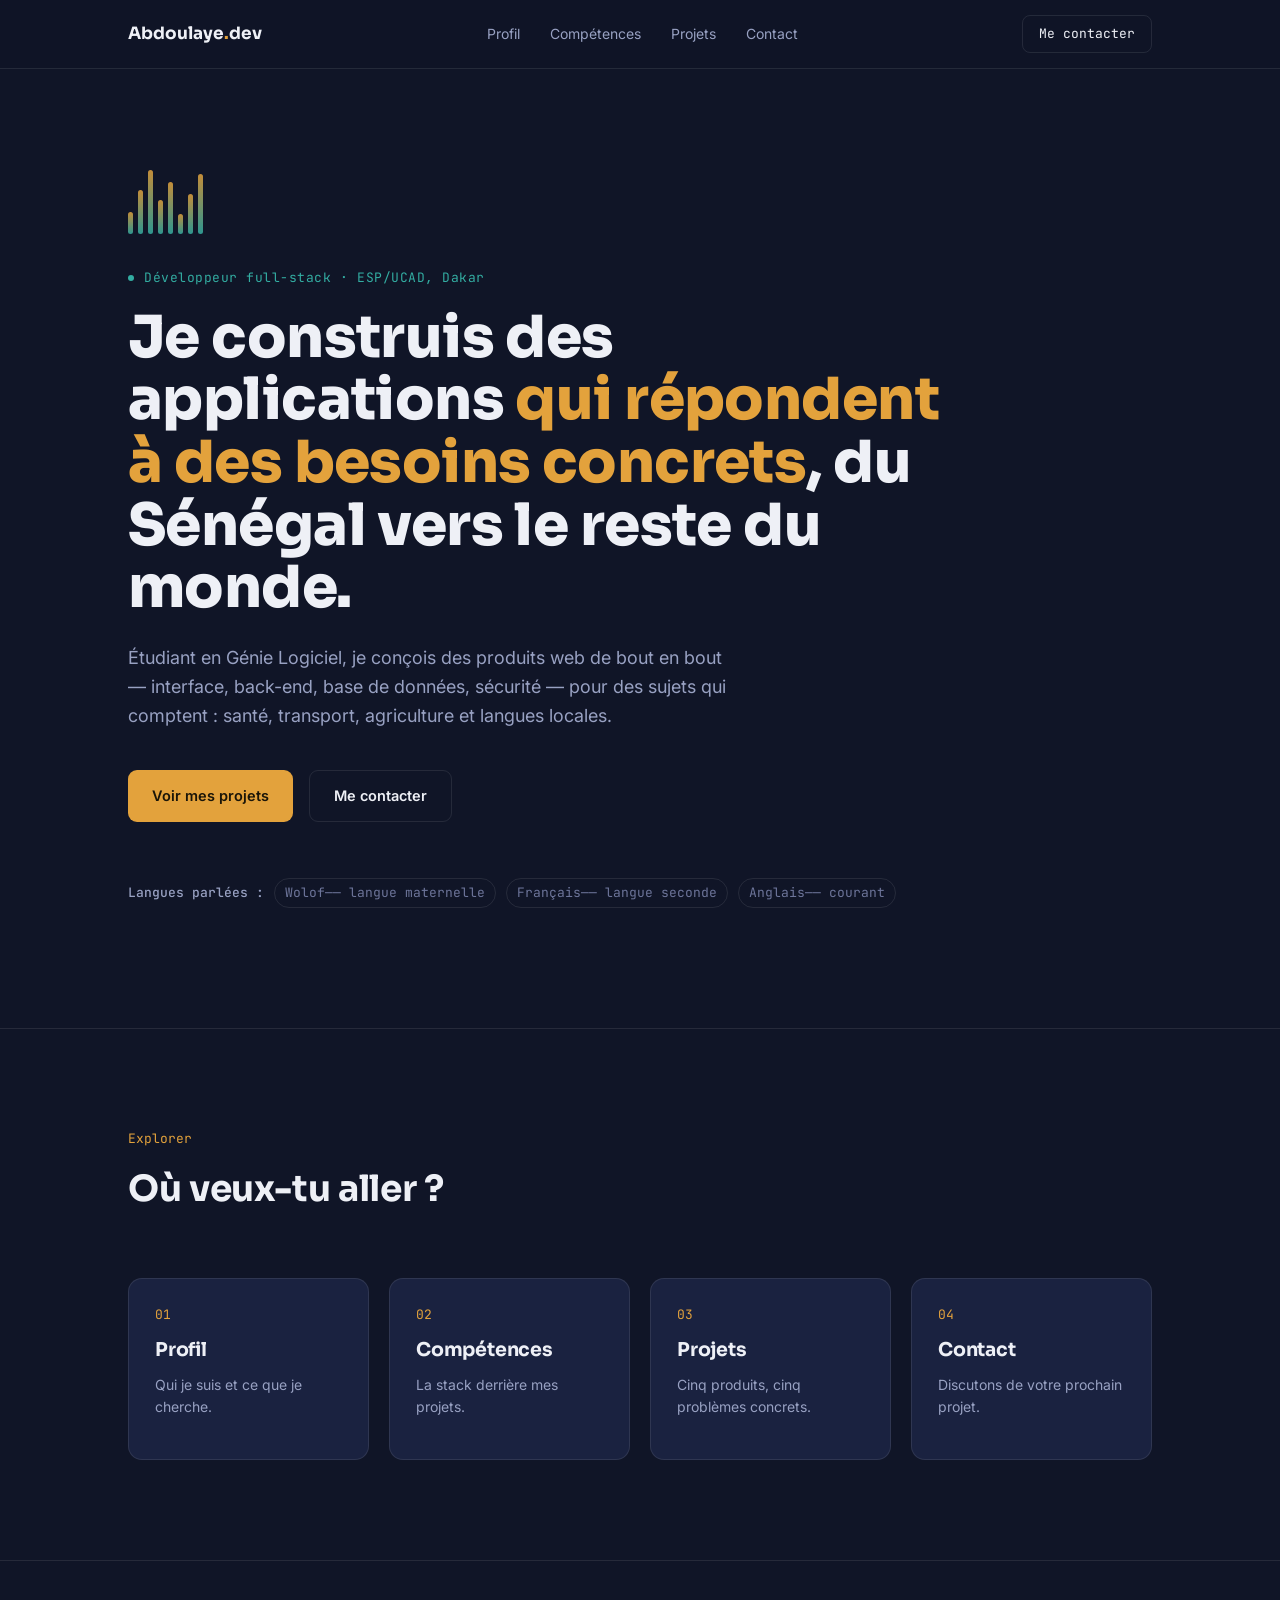
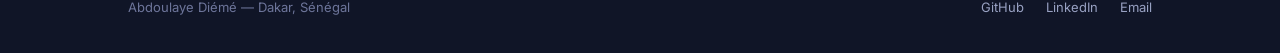
<file: index.html>
<!DOCTYPE html>
<html lang="fr">
<head>
<meta charset="UTF-8">
<meta name="viewport" content="width=device-width, initial-scale=1.0">
<title>Abdoulaye Diémé — Développeur full-stack</title>
<link rel="preconnect" href="https://fonts.googleapis.com">
<link rel="preconnect" href="https://fonts.gstatic.com" crossorigin>
<link href="https://fonts.googleapis.com/css2?family=Sora:wght@500;600;700;800&family=Inter:wght@400;500;600&family=JetBrains+Mono:wght@400;500&display=swap" rel="stylesheet">
<link rel="stylesheet" href="style.css">
</head>
<body>

<nav>
  <div class="wrap">
    <a href="index.html" class="brand">Abdoulaye<span>.</span>dev</a>
    <div class="navlinks">
      <a href="profil.html">Profil</a>
      <a href="competences.html">Compétences</a>
      <a href="projets.html">Projets</a>
      <a href="contact.html">Contact</a>
    </div>
    <a class="nav-cta" href="contact.html">Me contacter</a>
  </div>
</nav>

<header class="hero">
  <div class="wrap">
    <div class="eq" aria-hidden="true">
      <i></i><i></i><i></i><i></i><i></i><i></i><i></i><i></i>
    </div>
    <div class="kicker"><span class="dot"></span> Développeur full-stack · ESP/UCAD, Dakar</div>
    <h1 class="title">Je construis des applications <span class="hl">qui répondent à des besoins concrets</span>, du Sénégal vers le reste du monde.</h1>
    <p class="lede">Étudiant en Génie Logiciel, je conçois des produits web de bout en bout — interface, back-end, base de données, sécurité — pour des sujets qui comptent : santé, transport, agriculture et langues locales.</p>
    <div class="hero-cta">
      <a class="btn btn-primary" href="projets.html">Voir mes projets</a>
      <a class="btn btn-ghost" href="contact.html">Me contacter</a>
    </div>
    <div class="langs-rotate">
      <b>Langues parlées :</b>
      <span class="lang-pill">Wolof—— langue maternelle</span>
      <span class="lang-pill">Français—— langue seconde</span>
      <span class="lang-pill">Anglais—— courant</span>
    </div>
  </div>
</header>

<section>
  <div class="wrap">
    <div class="section-head" data-reveal>
      <span class="section-num">Explorer</span>
      <h2>Où veux-tu aller ?</h2>
    </div>
    <div class="home-links">
      <a class="home-link-card" href="profil.html" data-reveal>
        <div class="n">01</div>
        <h3>Profil</h3>
        <p>Qui je suis et ce que je cherche.</p>
      </a>
      <a class="home-link-card" href="competences.html" data-reveal>
        <div class="n">02</div>
        <h3>Compétences</h3>
        <p>La stack derrière mes projets.</p>
      </a>
      <a class="home-link-card" href="projets.html" data-reveal>
        <div class="n">03</div>
        <h3>Projets</h3>
        <p>Cinq produits, cinq problèmes concrets.</p>
      </a>
      <a class="home-link-card" href="contact.html" data-reveal>
        <div class="n">04</div>
        <h3>Contact</h3>
        <p>Discutons de votre prochain projet.</p>
      </a>
    </div>
  </div>
</section>

<footer>
  <div class="wrap" style="display:flex;justify-content:space-between;width:100%;align-items:center;">
    <span>Abdoulaye Diémé — Dakar, Sénégal</span>
    <div class="footer-links">
      <a href="https://github.com/abdoulaye-dieme" target="_blank" rel="noopener">GitHub</a>
      <a href="https://www.linkedin.com/in/abdoulaye-di%C3%A9m%C3%A9-72218a3a9/" target="_blank" rel="noopener">LinkedIn</a>
      <a href="mailto:diemeabdoulaye1st@gmail.com">Email</a>
    </div>
  </div>
</footer>

<script src="script.js"></script>
</body>
</html>
</file>
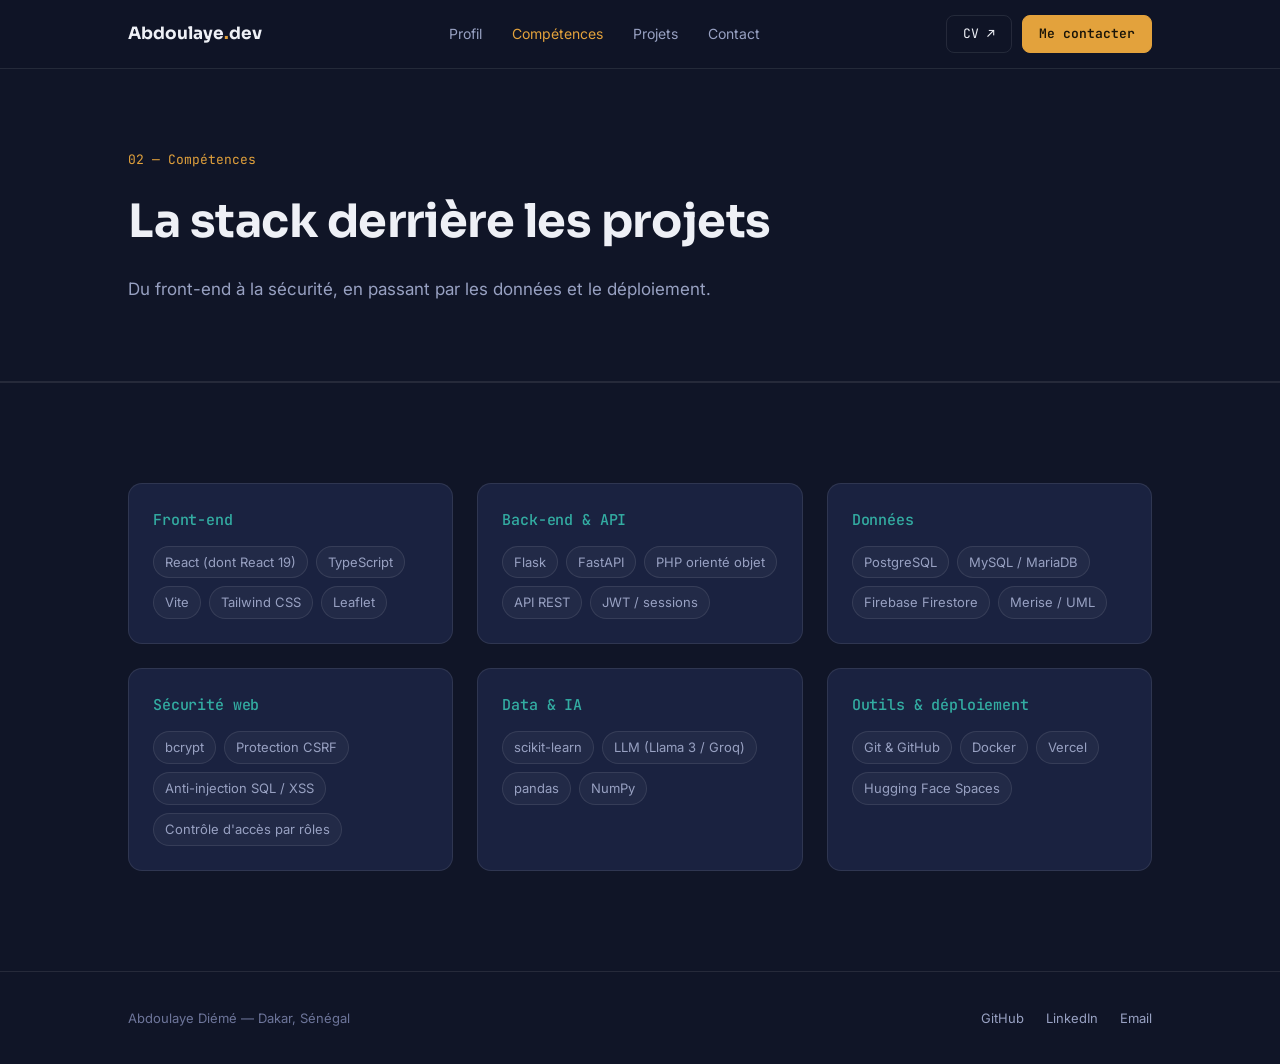
<file: competences.html>
<!DOCTYPE html>
<html lang="fr">
<head>
<meta charset="UTF-8">
<meta name="viewport" content="width=device-width, initial-scale=1.0">
<title>Compétences — Abdoulaye Diémé</title>
<link rel="preconnect" href="https://fonts.googleapis.com">
<link rel="preconnect" href="https://fonts.gstatic.com" crossorigin>
<link href="https://fonts.googleapis.com/css2?family=Sora:wght@500;600;700;800&family=Inter:wght@400;500;600&family=JetBrains+Mono:wght@400;500&display=swap" rel="stylesheet">
<link rel="stylesheet" href="style.css">
</head>
<body>

<nav>
  <div class="wrap">
    <a href="index.html" class="brand">Abdoulaye<span>.</span>dev</a>
    <div class="navlinks">
      <a href="profil.html">Profil</a>
      <a href="competences.html" class="active">Compétences</a>
      <a href="projets.html">Projets</a>
      <a href="contact.html">Contact</a>
    </div>
    <div class="nav-ctas">
        <a class="nav-cta" href="Abdoulaye_CV.pdf" target="_blank" rel="noopener">CV ↗</a>
        <a class="nav-cta nav-cta-primary" href="contact.html">Me contacter</a>
    </div>
    </div>
  </div>
</nav>

<header class="page-hero">
  <div class="wrap">
    <span class="section-num mono">02 — Compétences</span>
    <h1>La stack derrière les projets</h1>
    <p class="lede">Du front-end à la sécurité, en passant par les données et le déploiement.</p>
  </div>
</header>

<section>
  <div class="wrap">
    <div class="skill-groups">
      <div class="skill-card" data-reveal>
        <h3>Front-end</h3>
        <div class="tag-row">
          <span class="tag">React (dont React 19)</span>
          <span class="tag">TypeScript</span>
          <span class="tag">Vite</span>
          <span class="tag">Tailwind CSS</span>
          <span class="tag">Leaflet</span>
        </div>
      </div>
      <div class="skill-card" data-reveal>
        <h3>Back-end &amp; API</h3>
        <div class="tag-row">
          <span class="tag">Flask</span>
          <span class="tag">FastAPI</span>
          <span class="tag">PHP orienté objet</span>
          <span class="tag">API REST</span>
          <span class="tag">JWT / sessions</span>
        </div>
      </div>
      <div class="skill-card" data-reveal>
        <h3>Données</h3>
        <div class="tag-row">
          <span class="tag">PostgreSQL</span>
          <span class="tag">MySQL / MariaDB</span>
          <span class="tag">Firebase Firestore</span>
          <span class="tag">Merise / UML</span>
        </div>
      </div>
      <div class="skill-card" data-reveal>
        <h3>Sécurité web</h3>
        <div class="tag-row">
          <span class="tag">bcrypt</span>
          <span class="tag">Protection CSRF</span>
          <span class="tag">Anti-injection SQL / XSS</span>
          <span class="tag">Contrôle d'accès par rôles</span>
        </div>
      </div>
      <div class="skill-card" data-reveal>
        <h3>Data &amp; IA</h3>
        <div class="tag-row">
          <span class="tag">scikit-learn</span>
          <span class="tag">LLM (Llama 3 / Groq)</span>
          <span class="tag">pandas</span>
          <span class="tag">NumPy</span>
        </div>
      </div>
      <div class="skill-card" data-reveal>
        <h3>Outils &amp; déploiement</h3>
        <div class="tag-row">
          <span class="tag">Git &amp; GitHub</span>
          <span class="tag">Docker</span>
          <span class="tag">Vercel</span>
          <span class="tag">Hugging Face Spaces</span>
        </div>
      </div>
    </div>
  </div>
</section>

<footer>
  <div class="wrap" style="display:flex;justify-content:space-between;width:100%;align-items:center;">
    <span>Abdoulaye Diémé — Dakar, Sénégal</span>
    <div class="footer-links">
      <a href="https://github.com/abdoulaye-dieme" target="_blank" rel="noopener">GitHub</a>
      <a href="https://www.linkedin.com/in/abdoulaye-di%C3%A9m%C3%A9-72218a3a9/" target="_blank" rel="noopener">LinkedIn</a>
      <a href="mailto:diemeabdoulaye1st@gmail.com">Email</a>
    </div>
  </div>
</footer>

<script src="script.js"></script>
</body>
</html>
</file>
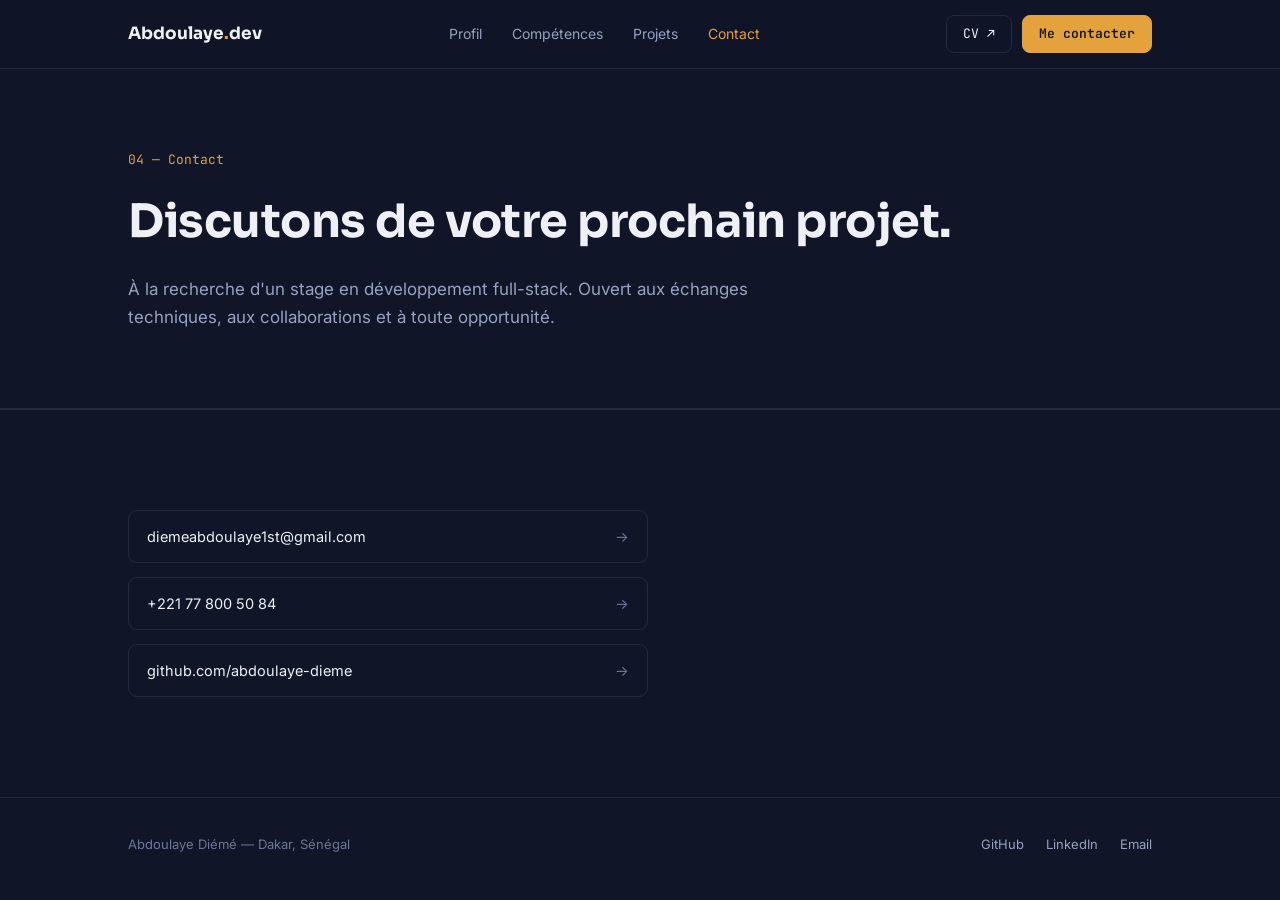
<file: contact.html>
<!DOCTYPE html>
<html lang="fr">
<head>
<meta charset="UTF-8">
<meta name="viewport" content="width=device-width, initial-scale=1.0">
<title>Contact — Abdoulaye Diémé</title>
<link rel="preconnect" href="https://fonts.googleapis.com">
<link rel="preconnect" href="https://fonts.gstatic.com" crossorigin>
<link href="https://fonts.googleapis.com/css2?family=Sora:wght@500;600;700;800&family=Inter:wght@400;500;600&family=JetBrains+Mono:wght@400;500&display=swap" rel="stylesheet">
<link rel="stylesheet" href="style.css">
</head>
<body>

<nav>
  <div class="wrap">
    <a href="index.html" class="brand">Abdoulaye<span>.</span>dev</a>
    <div class="navlinks">
      <a href="profil.html">Profil</a>
      <a href="competences.html">Compétences</a>
      <a href="projets.html">Projets</a>
      <a href="contact.html" class="active">Contact</a>
    </div>
    <div class="nav-ctas">
  <a class="nav-cta" href="Abdoulaye_CV.pdf" target="_blank" rel="noopener">CV ↗</a>
  <a class="nav-cta nav-cta-primary" href="contact.html">Me contacter</a>
</div>
  </div>
</nav>

<header class="page-hero">
  <div class="wrap">
    <span class="section-num mono">04 — Contact</span>
    <h1>Discutons de votre prochain projet.</h1>
    <p class="lede">À la recherche d'un stage en développement full-stack. Ouvert aux échanges techniques, aux collaborations et à toute opportunité.</p>
  </div>
</header>

<section>
  <div class="wrap">
    <div class="contact-links" style="max-width:520px;">
      <a href="mailto:diemeabdoulaye1st@gmail.com">diemeabdoulaye1st@gmail.com <span class="arrow">→</span></a>
      <a href="tel:+221778005084">+221 77 800 50 84 <span class="arrow">→</span></a>
      <a href="https://github.com/abdoulaye-dieme" target="_blank" rel="noopener">github.com/abdoulaye-dieme <span class="arrow">→</span></a>
    </div>
  </div>
</section>

<footer>
  <div class="wrap" style="display:flex;justify-content:space-between;width:100%;align-items:center;">
    <span>Abdoulaye Diémé — Dakar, Sénégal</span>
    <div class="footer-links">
      <a href="https://github.com/abdoulaye-dieme" target="_blank" rel="noopener">GitHub</a>
      <a href="https://www.linkedin.com/in/abdoulaye-di%C3%A9m%C3%A9-72218a3a9/" target="_blank" rel="noopener">LinkedIn</a>
      <a href="mailto:diemeabdoulaye1st@gmail.com">Email</a>
    </div>
  </div>
</footer>

<script src="script.js"></script>
</body>
</html>
</file>
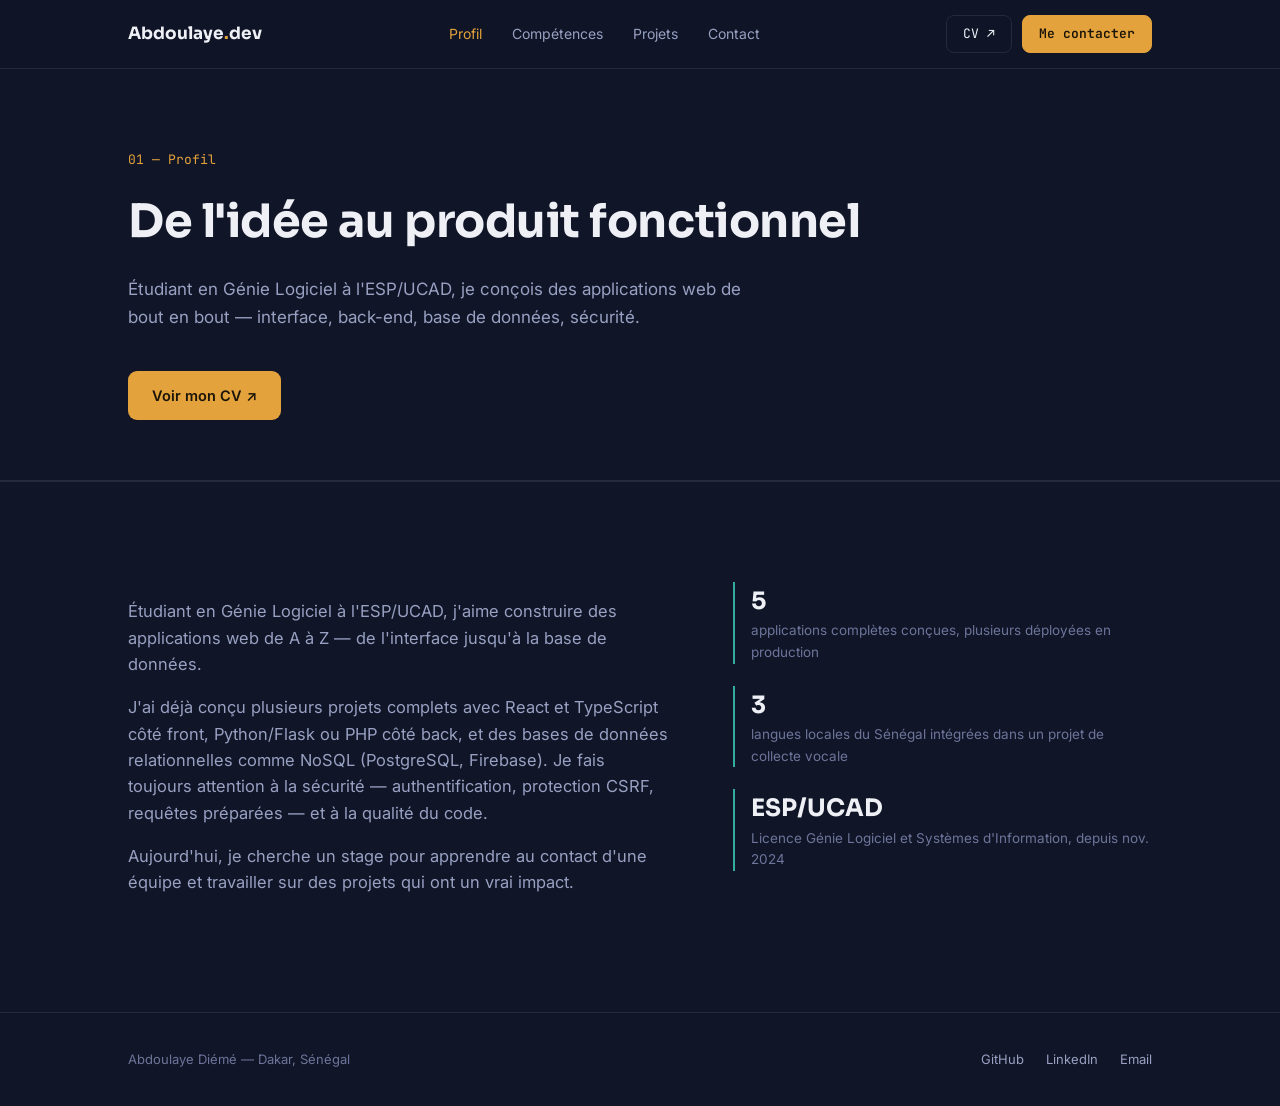
<file: profil.html>
<!DOCTYPE html>
<html lang="fr">
<head>
<meta charset="UTF-8">
<meta name="viewport" content="width=device-width, initial-scale=1.0">
<title>Profil — Abdoulaye Diémé</title>
<link rel="preconnect" href="https://fonts.googleapis.com">
<link rel="preconnect" href="https://fonts.gstatic.com" crossorigin>
<link href="https://fonts.googleapis.com/css2?family=Sora:wght@500;600;700;800&family=Inter:wght@400;500;600&family=JetBrains+Mono:wght@400;500&display=swap" rel="stylesheet">
<link rel="stylesheet" href="style.css">
</head>
<body>

<nav>
  <div class="wrap">
    <a href="index.html" class="brand">Abdoulaye<span>.</span>dev</a>
    <div class="navlinks">
      <a href="profil.html" class="active">Profil</a>
      <a href="competences.html">Compétences</a>
      <a href="projets.html">Projets</a>
      <a href="contact.html">Contact</a>
    </div>
    <div class="nav-ctas">
      <a class="nav-cta" href="Abdoulaye_CV.pdf" target="_blank" rel="noopener">CV ↗</a>
      <a class="nav-cta nav-cta-primary" href="contact.html">Me contacter</a>
    </div>
  </div>
</nav>

<header class="page-hero">
  <div class="wrap">
    <span class="section-num mono">01 — Profil</span>
    <h1>De l'idée au produit fonctionnel</h1>
    <p class="lede">Étudiant en Génie Logiciel à l'ESP/UCAD, je conçois des applications web de bout en bout — interface, back-end, base de données, sécurité.</p>
    <div class="hero-cta">
      <a class="btn btn-primary" href="Abdoulaye_CV.pdf" target="_blank" rel="noopener">Voir mon CV ↗</a>
    </div>
  </div>
</header>

<section>
  <div class="wrap">
    <div class="about-grid">
      <div data-reveal>
        <p>Étudiant en Génie Logiciel à l'ESP/UCAD, j'aime construire des applications web de A à Z — de l'interface jusqu'à la base de données.</p>
        <p>J'ai déjà conçu plusieurs projets complets avec React et TypeScript côté front, Python/Flask ou PHP côté back, et des bases de données relationnelles comme NoSQL (PostgreSQL, Firebase). Je fais toujours attention à la sécurité — authentification, protection CSRF, requêtes préparées — et à la qualité du code.</p>
        <p>Aujourd'hui, je cherche un stage pour apprendre au contact d'une équipe et travailler sur des projets qui ont un vrai impact.</p>
      </div>
      <div class="facts" data-reveal>
        <div class="fact"><div class="n">5</div><div class="l">applications complètes conçues, plusieurs déployées en production</div></div>
        <div class="fact"><div class="n">3</div><div class="l">langues locales du Sénégal intégrées dans un projet de collecte vocale</div></div>
        <div class="fact"><div class="n">ESP/UCAD</div><div class="l">Licence Génie Logiciel et Systèmes d'Information, depuis nov. 2024</div></div>
      </div>
    </div>
  </div>
</section>

<footer>
  <div class="wrap" style="display:flex;justify-content:space-between;width:100%;align-items:center;">
    <span>Abdoulaye Diémé — Dakar, Sénégal</span>
    <div class="footer-links">
      <a href="https://github.com/abdoulaye-dieme" target="_blank" rel="noopener">GitHub</a>
      <a href="https://www.linkedin.com/in/abdoulaye-di%C3%A9m%C3%A9-72218a3a9/" target="_blank" rel="noopener">LinkedIn</a>
      <a href="mailto:diemeabdoulaye1st@gmail.com">Email</a>
    </div>
  </div>
</footer>

<script src="script.js"></script>
</body>
</html>
</file>
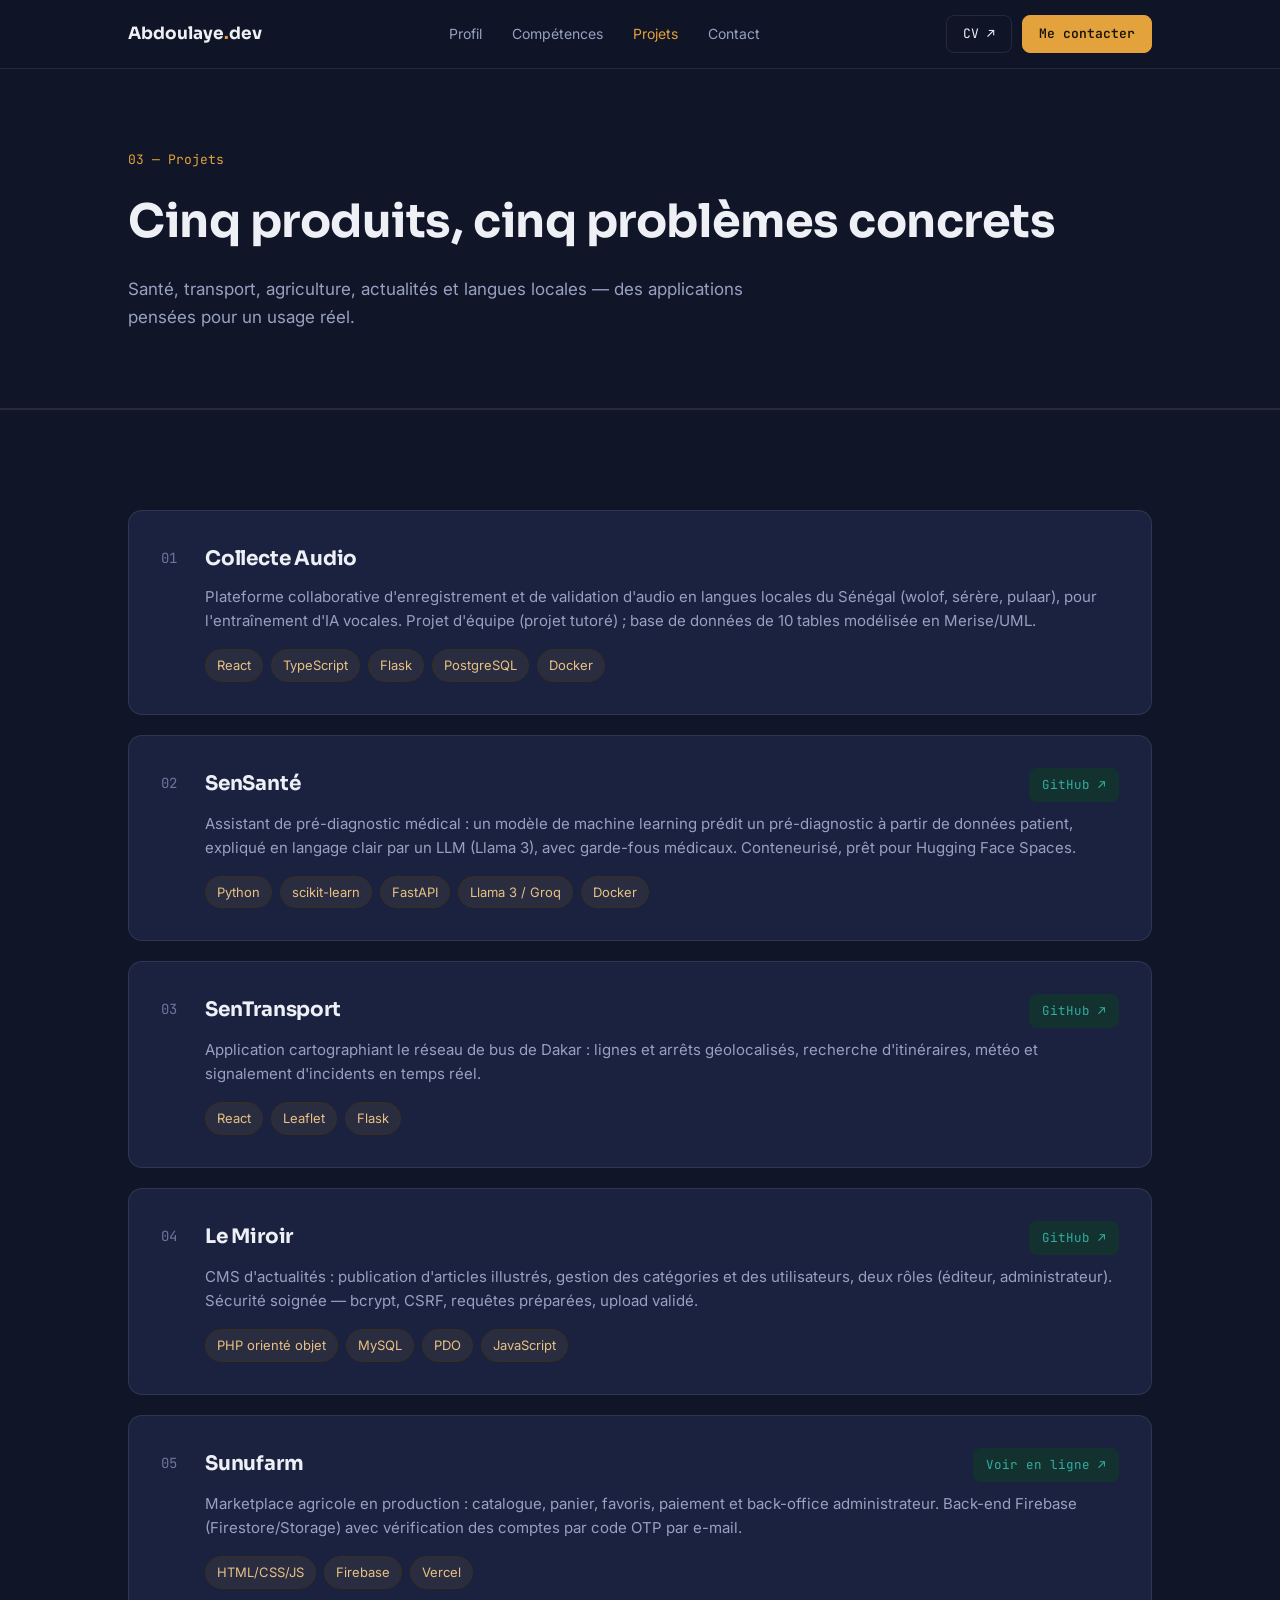
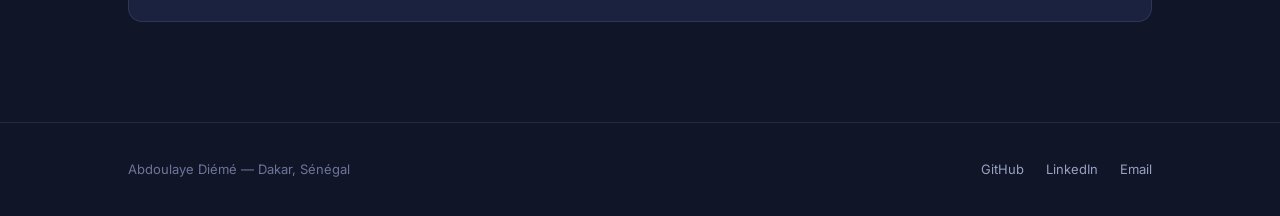
<file: projets.html>
<!DOCTYPE html>
<html lang="fr">
<head>
<meta charset="UTF-8">
<meta name="viewport" content="width=device-width, initial-scale=1.0">
<title>Projets — Abdoulaye Diémé</title>
<link rel="preconnect" href="https://fonts.googleapis.com">
<link rel="preconnect" href="https://fonts.gstatic.com" crossorigin>
<link href="https://fonts.googleapis.com/css2?family=Sora:wght@500;600;700;800&family=Inter:wght@400;500;600&family=JetBrains+Mono:wght@400;500&display=swap" rel="stylesheet">
<link rel="stylesheet" href="style.css">
</head>
<body>

<nav>
  <div class="wrap">
    <a href="index.html" class="brand">Abdoulaye<span>.</span>dev</a>
    <div class="navlinks">
      <a href="profil.html">Profil</a>
      <a href="competences.html">Compétences</a>
      <a href="projets.html" class="active">Projets</a>
      <a href="contact.html">Contact</a>
    </div>
    <div class="nav-ctas">
  <a class="nav-cta" href="Abdoulaye_CV.pdf" target="_blank" rel="noopener">CV ↗</a>
  <a class="nav-cta nav-cta-primary" href="contact.html">Me contacter</a>
</div>
  </div>
</nav>

<header class="page-hero">
  <div class="wrap">
    <span class="section-num mono">03 — Projets</span>
    <h1>Cinq produits, cinq problèmes concrets</h1>
    <p class="lede">Santé, transport, agriculture, actualités et langues locales — des applications pensées pour un usage réel.</p>
  </div>
</header>

<section>
  <div class="wrap">
    <div class="project-list">

      <div class="project" data-reveal>
        <div class="project-index">01</div>
        <div>
          <div class="project-title-row">
            <h3>Collecte Audio</h3>
          </div>
          <p class="desc">Plateforme collaborative d'enregistrement et de validation d'audio en langues locales du Sénégal (wolof, sérère, pulaar), pour l'entraînement d'IA vocales. Projet d'équipe (projet tutoré) ; base de données de 10 tables modélisée en Merise/UML.</p>
          <div class="tag-row">
            <span class="tag">React</span><span class="tag">TypeScript</span><span class="tag">Flask</span><span class="tag">PostgreSQL</span><span class="tag">Docker</span>
          </div>
        </div>
      </div>

      <div class="project" data-reveal>
        <div class="project-index">02</div>
        <div>
          <div class="project-title-row">
            <h3>SenSanté</h3>
            <a class="project-link" href="https://github.com/abdoulaye-dieme/sensante" target="_blank" rel="noopener">GitHub ↗</a>
          </div>
          <p class="desc">Assistant de pré-diagnostic médical : un modèle de machine learning prédit un pré-diagnostic à partir de données patient, expliqué en langage clair par un LLM (Llama 3), avec garde-fous médicaux. Conteneurisé, prêt pour Hugging Face Spaces.</p>
          <div class="tag-row">
            <span class="tag">Python</span><span class="tag">scikit-learn</span><span class="tag">FastAPI</span><span class="tag">Llama 3 / Groq</span><span class="tag">Docker</span>
          </div>
        </div>
      </div>

      <div class="project" data-reveal>
        <div class="project-index">03</div>
        <div>
          <div class="project-title-row">
            <h3>SenTransport</h3>
            <a class="project-link" href="https://github.com/abdoulaye-dieme/sentransport" target="_blank" rel="noopener">GitHub ↗</a>
          </div>
          <p class="desc">Application cartographiant le réseau de bus de Dakar : lignes et arrêts géolocalisés, recherche d'itinéraires, météo et signalement d'incidents en temps réel.</p>
          <div class="tag-row">
            <span class="tag">React</span><span class="tag">Leaflet</span><span class="tag">Flask</span>
          </div>
        </div>
      </div>

      <div class="project" data-reveal>
        <div class="project-index">04</div>
        <div>
          <div class="project-title-row">
            <h3>Le Miroir</h3>
            <a class="project-link" href="https://github.com/abdoulaye-dieme/le-miroir" target="_blank" rel="noopener">GitHub ↗</a>
          </div>
          <p class="desc">CMS d'actualités : publication d'articles illustrés, gestion des catégories et des utilisateurs, deux rôles (éditeur, administrateur). Sécurité soignée — bcrypt, CSRF, requêtes préparées, upload validé.</p>
          <div class="tag-row">
            <span class="tag">PHP orienté objet</span><span class="tag">MySQL</span><span class="tag">PDO</span><span class="tag">JavaScript</span>
          </div>
        </div>
      </div>

      <div class="project" data-reveal>
        <div class="project-index">05</div>
        <div>
          <div class="project-title-row">
            <h3>Sunufarm</h3>
            <a class="project-link" href="https://sunufarm1.vercel.app" target="_blank" rel="noopener">Voir en ligne ↗</a>
          </div>
          <p class="desc">Marketplace agricole en production : catalogue, panier, favoris, paiement et back-office administrateur. Back-end Firebase (Firestore/Storage) avec vérification des comptes par code OTP par e-mail.</p>
          <div class="tag-row">
            <span class="tag">HTML/CSS/JS</span><span class="tag">Firebase</span><span class="tag">Vercel</span>
          </div>
        </div>
      </div>

    </div>
  </div>
</section>

<footer>
  <div class="wrap" style="display:flex;justify-content:space-between;width:100%;align-items:center;">
    <span>Abdoulaye Diémé — Dakar, Sénégal</span>
    <div class="footer-links">
      <a href="https://github.com/abdoulaye-dieme" target="_blank" rel="noopener">GitHub</a>
      <a href="https://www.linkedin.com/in/abdoulaye-di%C3%A9m%C3%A9-72218a3a9/" target="_blank" rel="noopener">LinkedIn</a>
      <a href="mailto:diemeabdoulaye1st@gmail.com">Email</a>
    </div>
  </div>
</footer>

<script src="script.js"></script>
</body>
</html>
</file>
<file: style.css>
:root{
    --bg:#101527;
    --bg-alt:#161d38;
    --panel:#1a2240;
    --ink:#eef0f6;
    --muted:#98a1c2;
    --muted-2:#6d759a;
    --accent:#e3a23c;
    --accent-soft:#3a2f1c;
    --teal:#33ada2;
    --teal-soft:#12312f;
    --line:rgba(255,255,255,0.09);
    --radius:14px;
  }
  *{box-sizing:border-box;}
  html{scroll-behavior:smooth;}
  body{
    margin:0;
    background:var(--bg);
    color:var(--ink);
    font-family:'Inter',sans-serif;
    font-size:16px;
    line-height:1.6;
    -webkit-font-smoothing:antialiased;
  }
  h1,h2,h3{
    font-family:'Sora',sans-serif;
    margin:0;
    letter-spacing:-0.01em;
  }
  a{color:inherit;text-decoration:none;}
  .mono{font-family:'JetBrains Mono',monospace;}
  ::selection{background:var(--accent);color:#161d38;}
  a:focus-visible, button:focus-visible{
    outline:2px solid var(--accent);
    outline-offset:3px;
    border-radius:4px;
  }

  .wrap{max-width:1080px;margin:0 auto;padding:0 28px;}

  /* NAV */
  nav{
    position:fixed;top:0;left:0;right:0;z-index:50;
    backdrop-filter:blur(10px);
    background:rgba(16,21,39,0.72);
    border-bottom:1px solid var(--line);
  }
  nav .wrap{display:flex;align-items:center;justify-content:space-between;height:68px;}
  .brand{font-family:'Sora',sans-serif;font-weight:700;font-size:17px;}
  .brand span{color:var(--accent);}
  .navlinks{display:flex;gap:30px;font-size:14px;color:var(--muted);}
  .navlinks a:hover{color:var(--ink);}
  .nav-cta{
    font-family:'JetBrains Mono',monospace;font-size:13px;
    border:1px solid var(--line);padding:8px 16px;border-radius:8px;
    color:var(--ink);
  }
  .nav-ctas{display:flex;align-items:center;gap:10px;}
  .nav-cta-primary{background:var(--accent);border-color:var(--accent);color:#1a1508;font-weight:600;}
  .nav-cta-primary:hover{background:#f0b158;color:#1a1508;}
  .menu-toggle{display:none;background:none;border:none;color:var(--ink);font-size:22px;cursor:pointer;}

  /* HERO */
  header.hero{
    position:relative;
    padding:170px 0 120px;
    overflow:hidden;
  }
  .eq{
    display:flex;align-items:flex-end;gap:5px;height:64px;margin-bottom:34px;
  }
  .eq i{
    width:5px;background:linear-gradient(180deg,var(--accent),var(--teal));
    border-radius:3px;
    animation:bounce 1.6s ease-in-out infinite;
    opacity:0.85;
  }
  @keyframes bounce{
    0%,100%{transform:scaleY(0.25);}
    50%{transform:scaleY(1);}
  }
  .eq i:nth-child(1){height:22px;animation-delay:0s;}
  .eq i:nth-child(2){height:44px;animation-delay:0.12s;}
  .eq i:nth-child(3){height:64px;animation-delay:0.24s;}
  .eq i:nth-child(4){height:34px;animation-delay:0.36s;}
  .eq i:nth-child(5){height:52px;animation-delay:0.48s;}
  .eq i:nth-child(6){height:20px;animation-delay:0.6s;}
  .eq i:nth-child(7){height:40px;animation-delay:0.72s;}
  .eq i:nth-child(8){height:60px;animation-delay:0.84s;}

  .kicker{
    font-family:'JetBrains Mono',monospace;color:var(--teal);font-size:13px;
    letter-spacing:0.04em;margin-bottom:18px;display:flex;align-items:center;gap:10px;
  }
  .kicker .dot{width:6px;height:6px;border-radius:50%;background:var(--teal);display:inline-block;}
  h1.title{font-size:clamp(34px,5.4vw,58px);font-weight:800;line-height:1.08;max-width:820px;}
  h1.title .hl{color:var(--accent);}
  .lede{color:var(--muted);max-width:600px;font-size:18px;margin-top:24px;}
  .hero-cta{display:flex;gap:16px;margin-top:40px;flex-wrap:wrap;}
  .btn{
    padding:13px 24px;border-radius:9px;font-weight:600;font-size:14.5px;
    display:inline-flex;align-items:center;gap:8px;
  }
  .btn-primary{background:var(--accent);color:#1a1508;}
  .btn-primary:hover{background:#f0b158;}
  .btn-ghost{border:1px solid var(--line);color:var(--ink);}
  .btn-ghost:hover{border-color:var(--teal);color:var(--teal);}

  .langs-rotate{
    margin-top:56px;font-family:'JetBrains Mono',monospace;font-size:13px;color:var(--muted-2);
    display:flex;gap:10px;align-items:center;flex-wrap:wrap;
  }
  .langs-rotate b{color:var(--muted);font-weight:500;}
  .lang-pill{
    border:1px solid var(--line);padding:4px 10px;border-radius:100px;
  }

  /* SECTION SHELL */
  section{padding:100px 0;border-top:1px solid var(--line);}
  .section-head{margin-bottom:52px;}
  .section-num{font-family:'JetBrains Mono',monospace;color:var(--accent);font-size:13px;margin-bottom:10px;display:block;}
  .section-head h2{font-size:clamp(26px,3.4vw,36px);}

  /* ABOUT */
  .about-grid{display:grid;grid-template-columns:1.3fr 1fr;gap:60px;align-items:start;}
  .about-grid p{color:var(--muted);font-size:16.5px;}
  .about-grid p + p{margin-top:16px;}
  .facts{display:flex;flex-direction:column;gap:22px;}
  .fact{border-left:2px solid var(--teal);padding-left:16px;}
  .fact .n{font-family:'Sora',sans-serif;font-weight:700;font-size:24px;color:var(--ink);}
  .fact .l{color:var(--muted-2);font-size:13.5px;}

  /* SKILLS */
  .skill-groups{display:grid;grid-template-columns:repeat(3,1fr);gap:24px;}
  .skill-card{
    background:var(--panel);border:1px solid var(--line);border-radius:var(--radius);
    padding:24px;
  }
  .skill-card h3{font-size:15px;color:var(--teal);margin-bottom:14px;font-family:'JetBrains Mono',monospace;font-weight:500;}
  .tag-row{display:flex;flex-wrap:wrap;gap:8px;}
  .tag{
    font-size:13px;padding:5px 11px;border-radius:100px;
    background:rgba(255,255,255,0.04);border:1px solid var(--line);color:var(--muted);
  }

  /* PROJECTS */
  .project-list{display:flex;flex-direction:column;gap:20px;}
  .project{
    background:var(--panel);border:1px solid var(--line);border-radius:var(--radius);
    padding:32px;
    display:grid;grid-template-columns:auto 1fr;gap:28px;
    transition:border-color .25s ease, transform .25s ease;
  }
  .project:hover{border-color:var(--accent);transform:translateY(-2px);}
  .project-index{font-family:'JetBrains Mono',monospace;color:var(--muted-2);font-size:14px;padding-top:4px;}
  .project-title-row{display:flex;justify-content:space-between;align-items:flex-start;gap:16px;flex-wrap:wrap;}
  .project h3{font-size:20px;}
  .project-link{
    font-family:'JetBrains Mono',monospace;font-size:12.5px;color:var(--teal);
    border:1px solid var(--teal-soft);background:var(--teal-soft);padding:6px 12px;border-radius:7px;
    white-space:nowrap;
  }
  .project-link:hover{background:var(--teal);color:#0a1f1d;}
  .project p.desc{color:var(--muted);margin-top:10px;font-size:15px;}
  .project .tag-row{margin-top:16px;}
  .project .tag{background:rgba(227,162,60,0.08);border-color:var(--accent-soft);color:#e7c185;}

  /* CONTACT */
  .contact-box{
    background:var(--panel);border:1px solid var(--line);border-radius:var(--radius);
    padding:52px;display:grid;grid-template-columns:1.2fr 1fr;gap:40px;align-items:center;
  }
  .contact-box h2{font-size:28px;}
  .contact-box p{color:var(--muted);margin-top:12px;max-width:420px;}
  .contact-links{display:flex;flex-direction:column;gap:14px;}
  .contact-links a{
    display:flex;align-items:center;justify-content:space-between;
    border:1px solid var(--line);padding:14px 18px;border-radius:9px;font-size:14.5px;
  }
  .contact-links a:hover{border-color:var(--accent);color:var(--accent);}
  .contact-links span.arrow{color:var(--muted-2);}

  footer{padding:36px 0;color:var(--muted-2);font-size:13px;display:flex;justify-content:space-between;border-top:1px solid var(--line);}

  [data-reveal]{opacity:0;transform:translateY(18px);transition:opacity .6s ease, transform .6s ease;}
  [data-reveal].in{opacity:1;transform:translateY(0);}

  @media (max-width:860px){
    .navlinks{display:none;}
    .menu-toggle{display:block;}
    .about-grid,.skill-groups{grid-template-columns:1fr;}
    .contact-box{grid-template-columns:1fr;padding:36px 24px;}
    .project{grid-template-columns:1fr;}
    .project-index{display:none;}
    header.hero{padding:150px 0 80px;}
  }
  @media (prefers-reduced-motion: reduce){
    html{scroll-behavior:auto;}
    .eq i{animation:none;transform:scaleY(0.6);}
    [data-reveal]{opacity:1;transform:none;transition:none;}
  }

/* --- Multi-page additions --- */
.navlinks a.active{color:var(--accent);}
.page-hero{
  padding:150px 0 60px;
  border-bottom:1px solid var(--line);
}
.page-hero .section-num{margin-bottom:14px;}
.page-hero h1{font-size:clamp(30px,4.6vw,46px);}
.page-hero p.lede{color:var(--muted);max-width:620px;margin-top:18px;font-size:17px;}
.home-links{display:grid;grid-template-columns:repeat(4,1fr);gap:20px;margin-top:60px;}
.home-link-card{
  background:var(--panel);border:1px solid var(--line);border-radius:var(--radius);
  padding:26px;transition:border-color .2s ease, transform .2s ease;
}
.home-link-card:hover{border-color:var(--accent);transform:translateY(-3px);}
.home-link-card .n{font-family:'JetBrains Mono',monospace;color:var(--accent);font-size:13px;}
.home-link-card h3{margin-top:10px;font-size:19px;}
.home-link-card p{color:var(--muted);font-size:14px;margin-top:8px;}
@media (max-width:860px){
  .home-links{grid-template-columns:1fr 1fr;}
}
@media (max-width:560px){
  .home-links{grid-template-columns:1fr;}
}

/* --- Footer links --- */
footer{flex-wrap:wrap;gap:16px;}
.footer-links{display:flex;gap:22px;}
.footer-links a{color:var(--muted);font-size:13px;}
.footer-links a:hover{color:var(--accent);}
@media (max-width:560px){
  footer .wrap{flex-direction:column;align-items:flex-start;gap:14px;}
}
</file>
